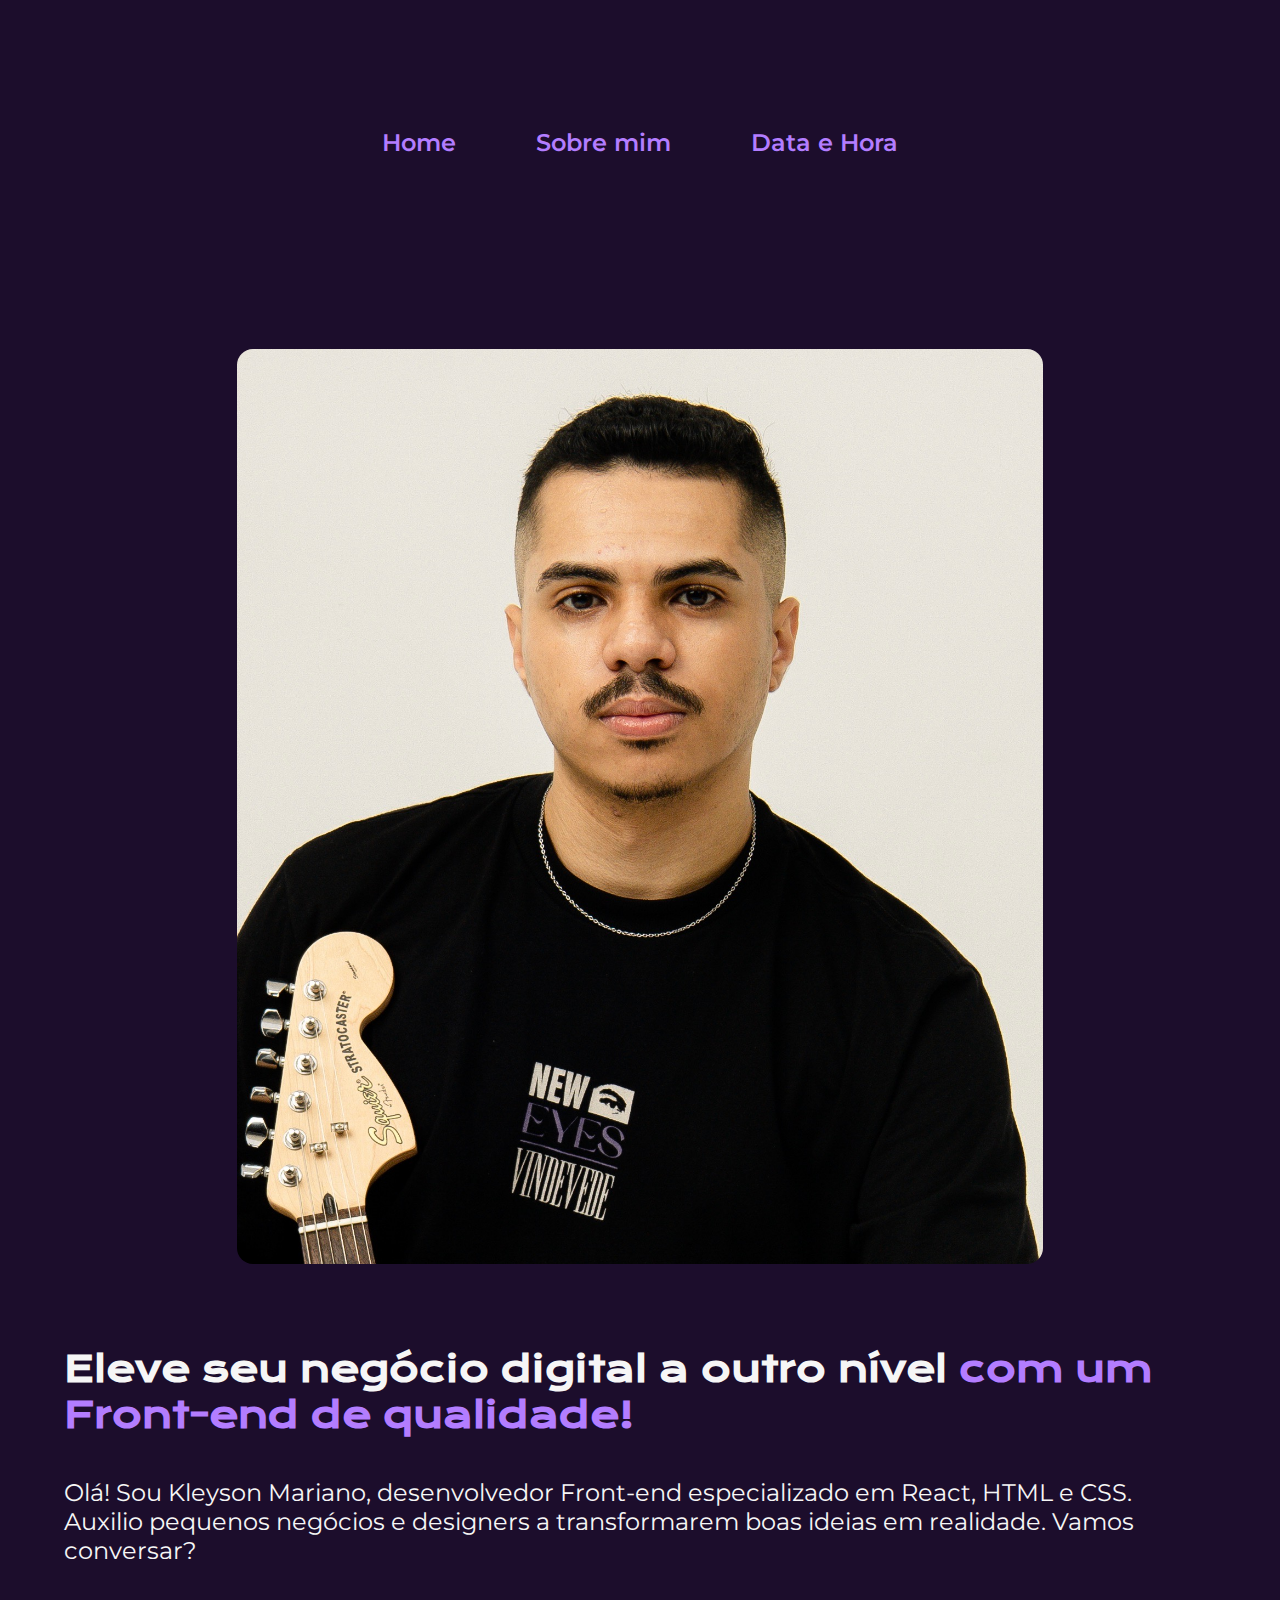
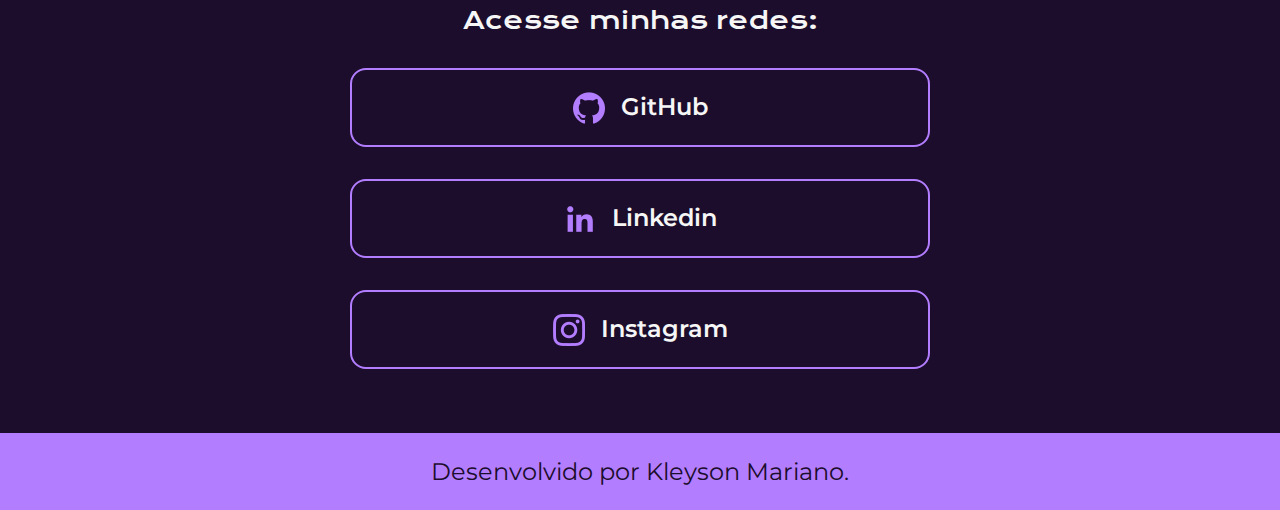
<file: index.html>
<!DOCTYPE html>
<html lang="pt-br">

<head>
    <meta charset="UTF-8">
    <meta http-equiv="X-UA-Compatible" content="IE=edge">
    <meta name="viewport" content="width=device-width, initial-scale=1.0">
    <title>Portifolio</title>
    <link rel="stylesheet" href="./styles/style.css">
</head>

<body>
    <header class="cabecalho">
        <nav class="cabecalho__menu">
            <a class="cabecalho__menu__link" href="index.html">Home</a>
            <a class="cabecalho__menu__link" href="about.html">Sobre mim</a>
            <a class="cabecalho__menu__link" href="earth.html">Data e Hora</a>
        </nav>
    </header>
    <main class="apresentacao">
        <section class="apresentacao__conteudo">
            <h1 class="apresentacao__conteudo__titulo">
                Eleve seu negócio digital a outro nível <strong class="titulo-destaque">com um Front-end de
                    qualidade!</strong>
            </h1>
            <p class="apresentacao__conteudo__texto">
                Olá! Sou Kleyson Mariano, desenvolvedor Front-end especializado em React, HTML e CSS. Auxilio pequenos negócios e designers a transformarem boas ideias em realidade. Vamos conversar?
            </p>
            <div class="apresentacao__links">
                <h2 class="apresentacao__links__subtitulo">Acesse minhas redes:</h2>
                <a class="apresentacao__links__navegacao" href="https://github.com/kleyson13">
                    <img src="./assets/github.png"> GitHub
                </a>
                <a class="apresentacao__links__navegacao" href="https://www.linkedin.com/in/kleyson-mariano/">
                    <img src="./assets/linkedin.png"> Linkedin
                </a>
                <a class="apresentacao__links__navegacao" href="https://www.instagram.com/kleysin_/">
                    <img src="./assets/instagram.png"> Instagram
                </a>
            </div>
        </section>
        <img class="apresentacao__imagem" src="./assets/Imagem.JPG" alt="Foto do Kleyson Mariano">
    </main>
    <footer class="rodape">
        <p>Desenvolvido por Kleyson Mariano.</p>
    </footer>
</body>

</html>
</file>
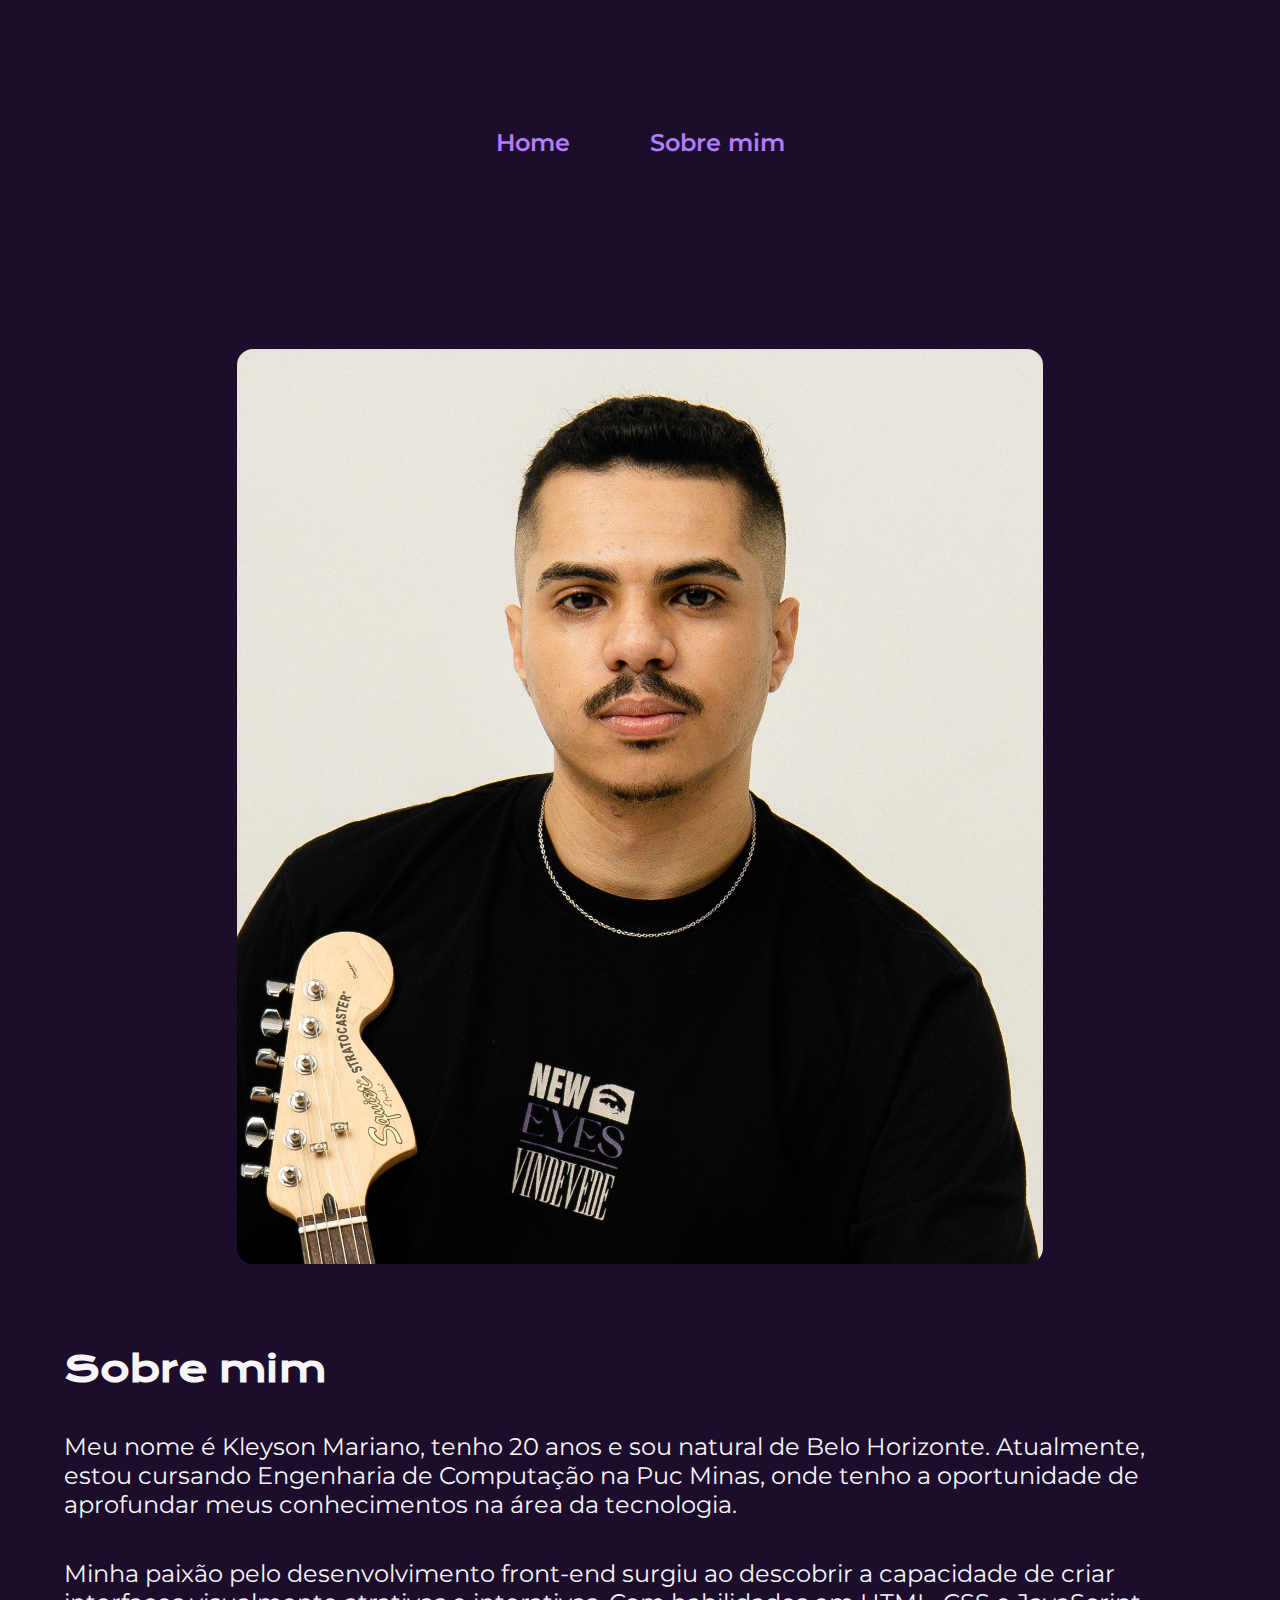
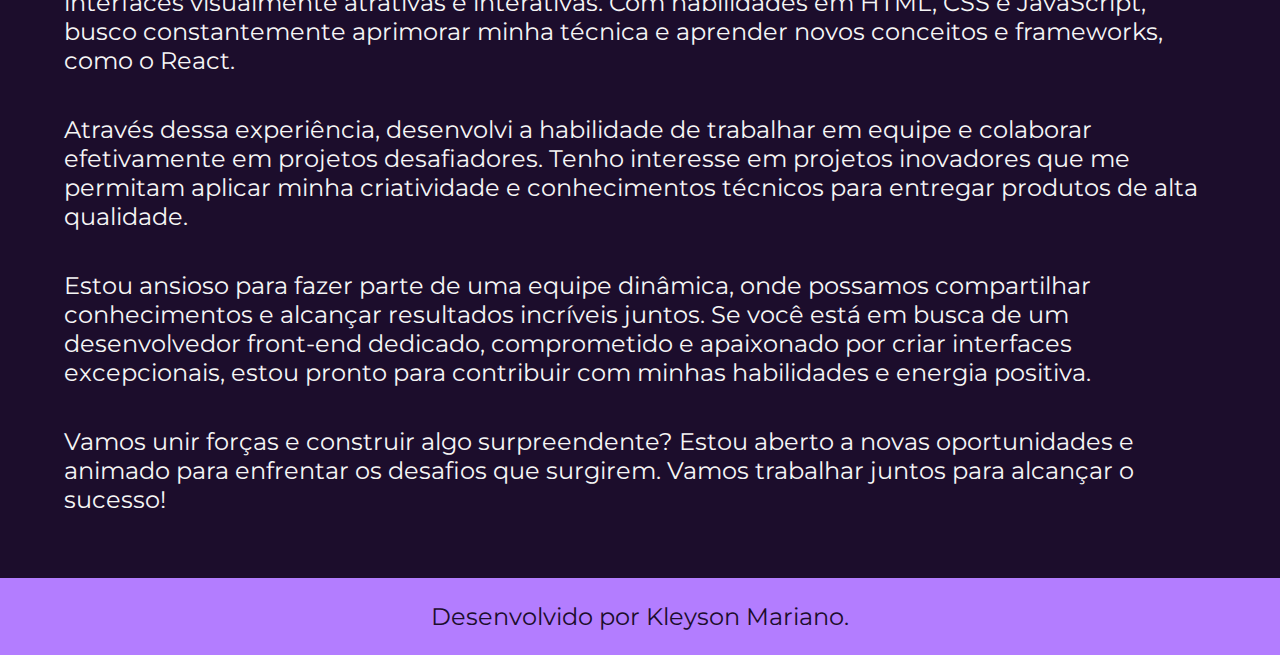
<file: about.html>
<!DOCTYPE html>
<html lang="pt-br">

<head>
  <meta charset="UTF-8">
  <meta http-equiv="X-UA-Compatible" content="IE=edge">
  <meta name="viewport" content="width=device-width, initial-scale=1.0">
  <title>Sobre mim</title>

  <link rel="stylesheet" href="./styles/style.css">
</head>

<body>
  <header class="cabecalho">
    <nav class="cabecalho__menu">
      <a class="cabecalho__menu__link" href="index.html">Home</a>
      <a class="cabecalho__menu__link" href="about.html">Sobre mim</a>
    </nav>
  </header>

  <main class="apresentacao">
    <section class="apresentacao__conteudo">
      <h1 class="apresentacao__conteudo__titulo">Sobre mim</h1>
      <p class="apresentacao__conteudo__texto">Meu nome é Kleyson Mariano, tenho 20 anos e sou natural de Belo
        Horizonte. Atualmente, estou cursando Engenharia de Computação na Puc Minas, onde tenho a oportunidade de
        aprofundar meus conhecimentos na área da tecnologia.</p>
      <p class="apresentacao__conteudo__texto">Minha paixão pelo desenvolvimento front-end surgiu ao descobrir a
        capacidade de criar interfaces visualmente atrativas e interativas. Com habilidades em HTML, CSS e JavaScript,
        busco constantemente aprimorar minha técnica e aprender novos
        conceitos e frameworks, como o React.</p>
      <p class="apresentacao__conteudo__texto">Através dessa experiência, desenvolvi a habilidade de trabalhar em equipe
        e colaborar efetivamente em projetos desafiadores. Tenho interesse em projetos inovadores que me permitam
        aplicar minha criatividade e conhecimentos técnicos para entregar
        produtos de alta qualidade.</p>
      <p class="apresentacao__conteudo__texto">Estou ansioso para fazer parte de uma equipe dinâmica, onde possamos
        compartilhar conhecimentos e alcançar resultados incríveis juntos. Se você está em busca de um desenvolvedor
        front-end dedicado, comprometido e apaixonado por criar interfaces
        excepcionais, estou pronto para contribuir com minhas habilidades e energia positiva.</p>
      <p class="apresentacao__conteudo__texto">Vamos unir forças e construir algo surpreendente? Estou aberto a novas
        oportunidades e animado para enfrentar os desafios que surgirem. Vamos trabalhar juntos para alcançar o sucesso!
      </p>
    </section>
    <img class="apresentacao__imagem" src="./assets/Imagem.JPG" alt="Foto do Kleyson Mariano">
  </main>

  <footer class="rodape">
    <p>Desenvolvido por Kleyson Mariano.</p>
  </footer>

</body>

</html>
</file>
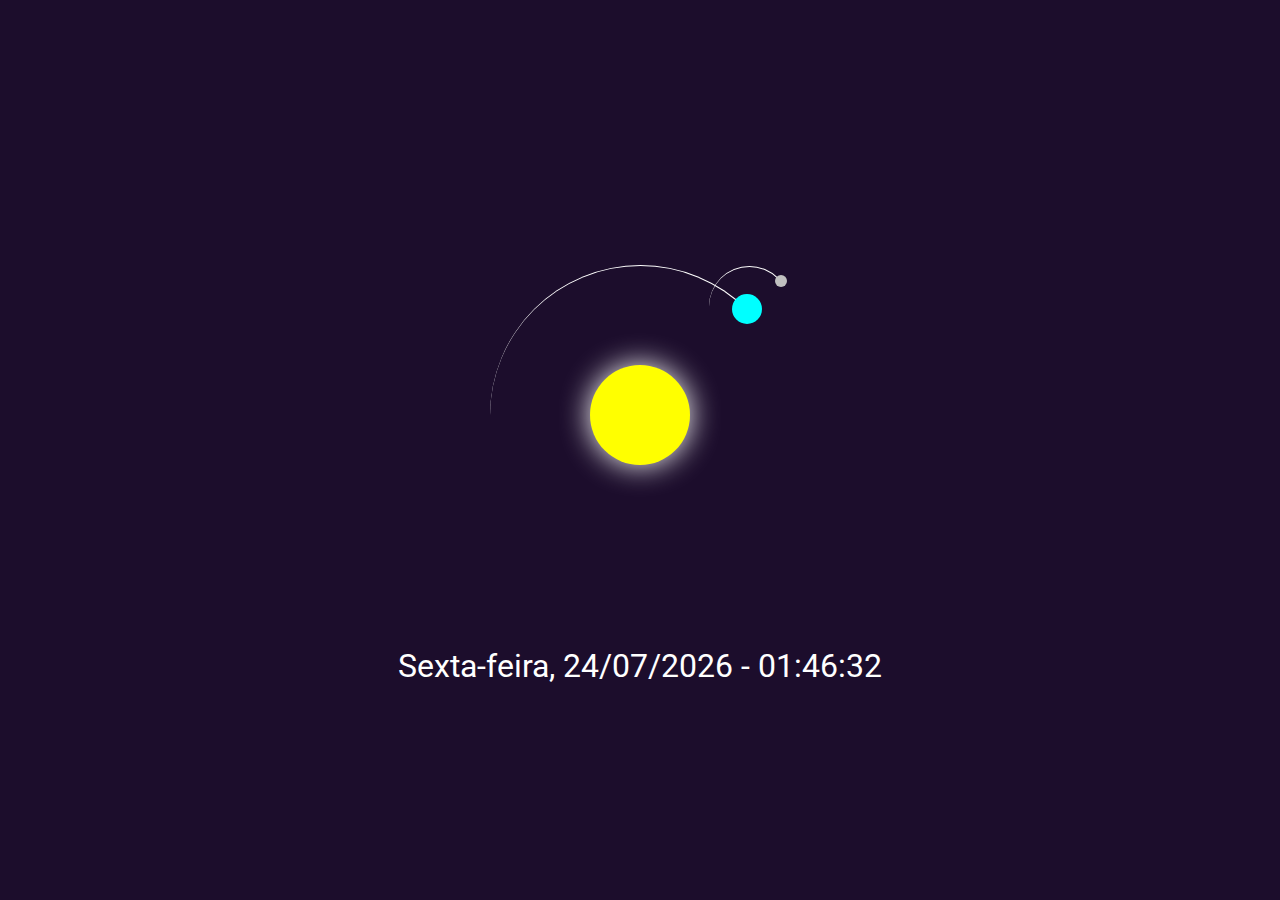
<file: earth.html>
<!DOCTYPE html>
<html lang="en">

<head>
    <meta charset="UTF-8">
    <link rel="preconnect" href="https://fonts.googleapis.com">
    <link rel="preconnect" href="https://fonts.gstatic.com" crossorigin>
    <link href="https://fonts.googleapis.com/css2?family=Roboto:wght@300&display=swap" rel="stylesheet">
    <style>
        body {
            margin: 0;
            height: 100vh;
            display: flex;
            flex-direction: column;
            align-items: center;
            justify-content: center;
            background-color: #1c0d2c;
            overflow: hidden;
        }

        .container {
            font-size: 10px;
            width: 40em;
            height: 40em;
            position: relative;
        }

        .sun {
            position: absolute;
            top: 15em;
            left: 15em;
            width: 10em;
            height: 10em;
            background-color: yellow;
            border-radius: 50%;
            box-shadow: 0 0 3em white;
        }

        .earth,
        .moon {
            position: absolute;
            border-style: solid;
            border-color: white transparent transparent transparent;
            border-width: 0.1em 0.1em 0 0;
            border-radius: 50%;
        }

        .earth {
            top: 5em;
            left: 5em;
            width: 30em;
            height: 30em;
            animation: orbit 36.5s linear infinite;
        }

        .moon {
            top: 0;
            right: 0;
            width: 8em;
            height: 8em;
            animation: orbit 2.7s linear infinite;
        }

        .earth::before,
        .moon::before {
            content: "";
            position: absolute;
            border-radius: 50%;
        }

        .earth::before {
            top: 2.8em;
            right: 2.8em;
            width: 3em;
            height: 3em;
            background-color: aqua;
        }

        .moon::before {
            top: 0.8em;
            right: 0.2em;
            width: 1.2em;
            height: 1.2em;
            background-color: silver;
        }

        @keyframes orbit {
            to {
                transform: rotate(360deg);
            }
        }

        .clock {
            color: white;
            font-size: 2em;
            margin-top: 1em;
            font-family: 'Roboto', sans-serif;
        }
    </style>
</head>

<body>
    <div class="container">
        <div class="sun"></div>
        <div class="earth">
            <div class="moon"></div>
        </div>
    </div>
    <div class="clock" id="clock"></div>

    <script>
        function updateClock() {
            const now = new Date();
            const daysOfWeek = ["Domingo", "Segunda-feira", "Terça-feira", "Quarta-feira", "Quinta-feira", "Sexta-feira", "Sábado"];
            const dayOfWeek = daysOfWeek[now.getDay()];
            const hours = now.getHours().toString().padStart(2, "0");
            const minutes = now.getMinutes().toString().padStart(2, "0");
            const seconds = now.getSeconds().toString().padStart(2, "0");
            const day = now.getDate().toString().padStart(2, '0');
            const month = (now.getMonth() + 1).toString().padStart(2, '0');
            const year = now.getFullYear();
            document.getElementById(
                "clock"
            ).textContent = `${dayOfWeek}, ${day}/${month}/${year} - ${hours}:${minutes}:${seconds}`;
        }

        setInterval(updateClock, 1000);
        updateClock();
    </script>
</body>

</html>
</file>
<file: styles/style.css>
@import url('https://fonts.googleapis.com/css2?family=Krona+One&family=Montserrat:wght@400;600&display=swap');
     :root {
        --cor-primaria: #1c0d2c;
        --cor-secundaria: #f6f6f6;
        --cor-terciaria: #b37dff;
        --cor-hover: #4C3575;
        --fonte-primaria: 'Krona One', sans-serif;
        --fonte-secundaria: 'Montserrat', sans-serif;
    }
    
    * {
        margin: 0;
        padding: 0;
    }
    
    body {
        box-sizing: border-box;
        background-color: var(--cor-primaria);
        color: var(--cor-secundaria);
    }
    
    .cabecalho {
        padding: 2% 0% 0% 15%;
    }
    
    .cabecalho__menu {
        display: flex;
        gap: 80px;
    }
    
    .cabecalho__menu__link {
        font-family: var(--fonte-secundaria);
        font-size: 1.5rem;
        font-weight: 600;
        color: var(--cor-terciaria);
        text-decoration: none;
    }
    
    .apresentacao {
        padding: 5% 15%;
        display: flex;
        align-items: center;
        justify-content: space-between;
        gap: 82px;
    }
    
    .apresentacao__conteudo {
        width: 50%;
        display: flex;
        flex-direction: column;
        gap: 40px;
    }
    
    .apresentacao__conteudo__titulo {
        font-family: var(--fonte-primaria);
        font-size: 2.25rem;
    }
    
    .titulo-destaque {
        color: var(--cor-terciaria);
    }
    
    .apresentacao__conteudo__texto {
        font-family: var(--fonte-secundaria);
        font-size: 1.5rem;
        font-weight: 400;
    }
    
    .apresentacao__links {
        display: flex;
        flex-direction: column;
        justify-content: space-between;
        align-items: center;
        gap: 32px;
    }
    
    .apresentacao__links__subtitulo {
        font-family: var(--fonte-primaria);
        font-weight: 400;
        font-size: 1.5rem;
    }
    
    .apresentacao__links__navegacao {
        display: flex;
        justify-content: center;
        gap: 16px;
        border: 2px solid var(--cor-terciaria);
        border-radius: 8px;
        width: 50%;
        text-align: center;
        border-radius: 16px;
        font-size: 1.5rem;
        font-weight: 600;
        font-family: var(--fonte-secundaria);
        padding: 21.5px 0;
        text-decoration: none;
        color: var(--cor-secundaria);
    }
    
    .apresentacao__links__link:hover {
        background-color: var(--cor-hover);
    }
    
    .apresentacao__imagem {
        width: 50%;
        object-fit: cover;
        border-radius: 16px;
    }
    
    .rodape {
        padding: 24px;
        color: var(--cor-primaria);
        background-color: var(--cor-terciaria);
        text-align: center;
        font-size: 1.5rem;
        font-weight: 400;
        font-family: var(--fonte-secundaria);
    }
    
    @media (max-width: 1300px) {
        .cabecalho {
            padding: 10%;
        }
        .cabecalho__menu {
            justify-content: center;
        }
        .apresentacao {
            flex-direction: column-reverse;
            padding: 5%;
        }
        .apresentacao__conteudo {
            width: auto;
        }
        .apresentacao__imagem {
            width: 70%;
            object-fit: cover;
        }
    }
</file>
